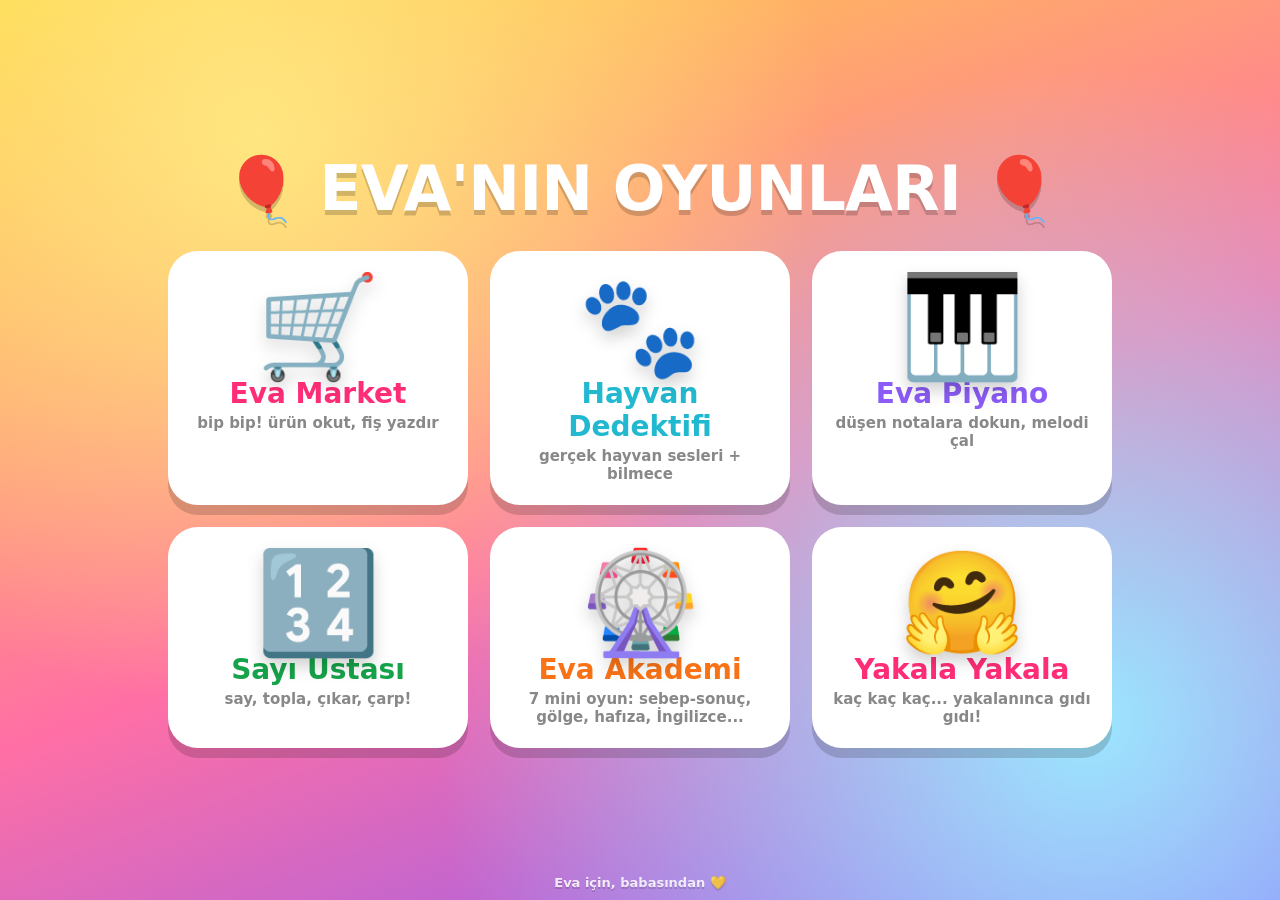
<file: index.html>
<!DOCTYPE html>
<html lang="tr">
<head>
<meta charset="UTF-8">
<meta name="viewport" content="width=device-width, initial-scale=1.0, maximum-scale=1.0, user-scalable=no">
<meta name="theme-color" content="#ff6fa5">
<link rel="manifest" href="manifest.webmanifest">
<link rel="apple-touch-icon" href="icons/icon-192.png">
<meta name="apple-mobile-web-app-capable" content="yes">
<meta name="apple-mobile-web-app-status-bar-style" content="black-translucent">
<title>Eva'nın Oyunları 🎈</title>
<link rel="stylesheet" href="assets/css/common.css">
<style>
  body {
    background:
      radial-gradient(circle at 20% 15%, #ffe680 0%, transparent 45%),
      radial-gradient(circle at 85% 80%, #9be7ff 0%, transparent 50%),
      linear-gradient(160deg, #ffd93d 0%, #ff6fa5 55%, #8b5cf6 100%);
    display: flex; flex-direction: column; align-items: center; justify-content: center; gap: 26px; padding: 20px;
  }
  h1 {
    font-size: clamp(34px, 9vw, 62px); font-weight: 900; color: #fff;
    text-shadow: 0 5px 0 rgba(0, 0, 0, 0.18); letter-spacing: -1px; text-align: center;
  }
  h1 .balloon { display: inline-block; animation: floaty 3s ease-in-out infinite; }
  @keyframes floaty { 0%,100% { transform: translateY(0); } 50% { transform: translateY(-10px); } }
  .games { display: flex; gap: 22px; flex-wrap: wrap; justify-content: center; }
  .card {
    width: min(300px, 82vw); background: #fff; border-radius: 30px; padding: 26px 20px 22px;
    text-align: center; text-decoration: none; box-shadow: 0 10px 0 rgba(0, 0, 0, 0.16);
    transition: transform 0.12s, box-shadow 0.12s;
  }
  .card:active { transform: translateY(6px); box-shadow: 0 2px 0 rgba(0, 0, 0, 0.16); }
  .card .emo { font-size: clamp(70px, 18vw, 100px); line-height: 1; display: block; filter: drop-shadow(0 8px 8px rgba(0, 0, 0, 0.18)); }
  .card .nm { font-size: clamp(22px, 5vw, 28px); font-weight: 900; margin-top: 10px; }
  .card .ds { font-size: 15px; font-weight: 700; color: #888; margin-top: 4px; }
  .card.market .nm { color: var(--pink); }
  .card.hayvan .nm { color: #22b8cf; }
  .card.muzik .nm { color: var(--purple); }
  .card.matematik .nm { color: var(--green); }
  .card.akademi .nm { color: #f97316; }
  .card.yakala .nm { color: var(--pink); }
  footer { position: fixed; bottom: 10px; color: rgba(255,255,255,0.85); font-weight: 800; font-size: 13px; text-shadow: 0 2px 0 rgba(0,0,0,0.15); }
</style>
</head>
<body>
  <h1><span class="balloon">🎈</span> EVA'NIN OYUNLARI <span class="balloon">🎈</span></h1>
  <div class="games">
    <a class="card market" href="market/index.html">
      <span class="emo">🛒</span>
      <span class="nm">Eva Market</span>
      <div class="ds">bip bip! ürün okut, fiş yazdır</div>
    </a>
    <a class="card hayvan" href="hayvan/index.html">
      <span class="emo">🐾</span>
      <span class="nm">Hayvan Dedektifi</span>
      <div class="ds">gerçek hayvan sesleri + bilmece</div>
    </a>
    <a class="card muzik" href="muzik/index.html">
      <span class="emo">🎹</span>
      <span class="nm">Eva Piyano</span>
      <div class="ds">düşen notalara dokun, melodi çal</div>
    </a>
    <a class="card matematik" href="matematik/index.html">
      <span class="emo">🔢</span>
      <span class="nm">Sayı Ustası</span>
      <div class="ds">say, topla, çıkar, çarp!</div>
    </a>
    <a class="card akademi" href="akademi/index.html">
      <span class="emo">🎡</span>
      <span class="nm">Eva Akademi</span>
      <div class="ds">7 mini oyun: sebep-sonuç, gölge, hafıza, İngilizce...</div>
    </a>
    <a class="card yakala" href="yakala/index.html">
      <span class="emo">🤗</span>
      <span class="nm">Yakala Yakala</span>
      <div class="ds">kaç kaç kaç... yakalanınca gıdı gıdı!</div>
    </a>
  </div>
  <footer>Eva için, babasından 💛</footer>
  <script>
    if ("serviceWorker" in navigator) {
      navigator.serviceWorker.register("sw.js").catch(function(){});
    }
  </script>
</body>
</html>
</file>
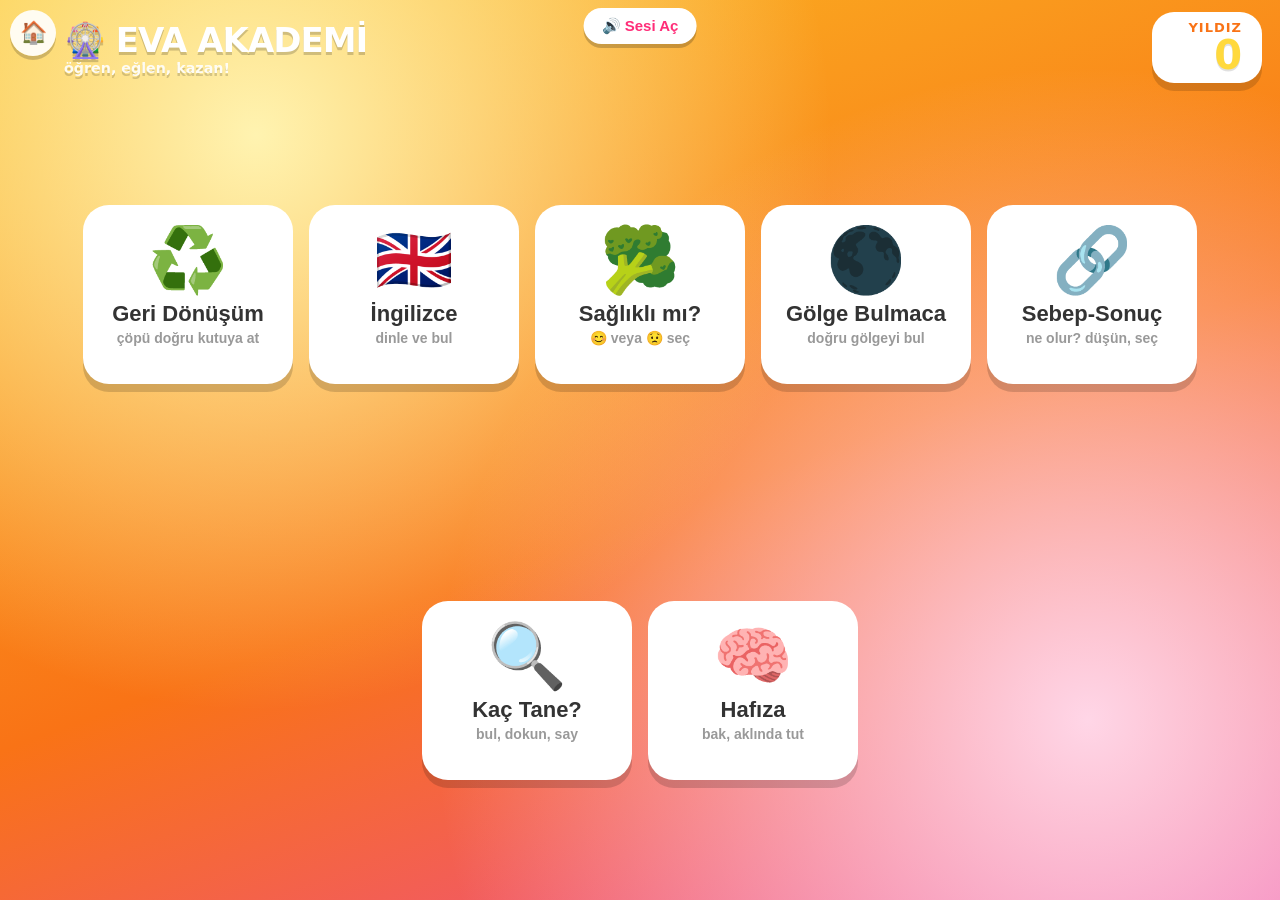
<file: akademi/index.html>
<!DOCTYPE html>
<html lang="tr">
<head>
<meta charset="UTF-8">
<meta name="viewport" content="width=device-width, initial-scale=1.0, maximum-scale=1.0, user-scalable=no">
<meta name="theme-color" content="#f97316">
<title>Eva Akademi 🎡</title>
<link rel="stylesheet" href="../assets/css/common.css">
<link rel="stylesheet" href="style.css">
</head>
<body>
  <header>
    <div class="logo">🎡 EVA AKADEMİ<small>öğren, eğlen, kazan!</small></div>
    <div class="star-box"><div class="lbl">Yıldız</div><div class="amt" id="stars">0</div></div>
  </header>

  <!-- oyun menüsü (ana + ingilizce alt menü buraya çizilir) -->
  <main id="menu" class="menu"></main>

  <!-- sürükle-bırak ekranı: geri dönüşüm + sağlıklı mı -->
  <main id="sort" class="sort" hidden>
    <div class="prog" id="sortProg"></div>
    <div class="stage" id="stage">
      <div class="drag-item" id="dragItem" hidden></div>
    </div>
    <div class="bins" id="bins"></div>
    <button class="candy back" id="sortBack">⬅️ Oyunlar</button>
  </main>

  <!-- ingilizce dinle-bul ekranı -->
  <main id="quiz" class="quiz" hidden>
    <div class="prog" id="quizProg"></div>
    <div class="qcard">
      <button class="candy speak" id="speakBtn">🔊</button>
      <div class="qtext" id="qText"></div>
    </div>
    <div class="opts" id="opts"></div>
    <button class="candy back" id="quizBack">⬅️ Oyunlar</button>
  </main>

  <!-- seçmeli ekran: gölge bulmaca + görsel hafıza -->
  <main id="pick" class="quiz" hidden>
    <div class="prog" id="pickProg"></div>
    <div class="memgrid" id="pickGrid" hidden></div>
    <div class="qcard"><div class="qtext" id="pickQ"></div></div>
    <div class="opts" id="pickOpts"></div>
    <button class="candy back" id="pickBack">⬅️ Oyunlar</button>
  </main>

  <!-- kaç tane? ekranı: bul, dokun, say -->
  <main id="count" class="count" hidden>
    <div class="prog" id="countProg"></div>
    <div class="cquest" id="countQ"></div>
    <div class="cfield" id="countField"></div>
    <div class="cnums" id="countNums"></div>
    <button class="candy back" id="countBack">⬅️ Oyunlar</button>
  </main>

  <script src="../assets/js/audio.js"></script>
  <script src="../assets/js/ui.js"></script>
  <script src="game.js"></script>
</body>
</html>
</file>
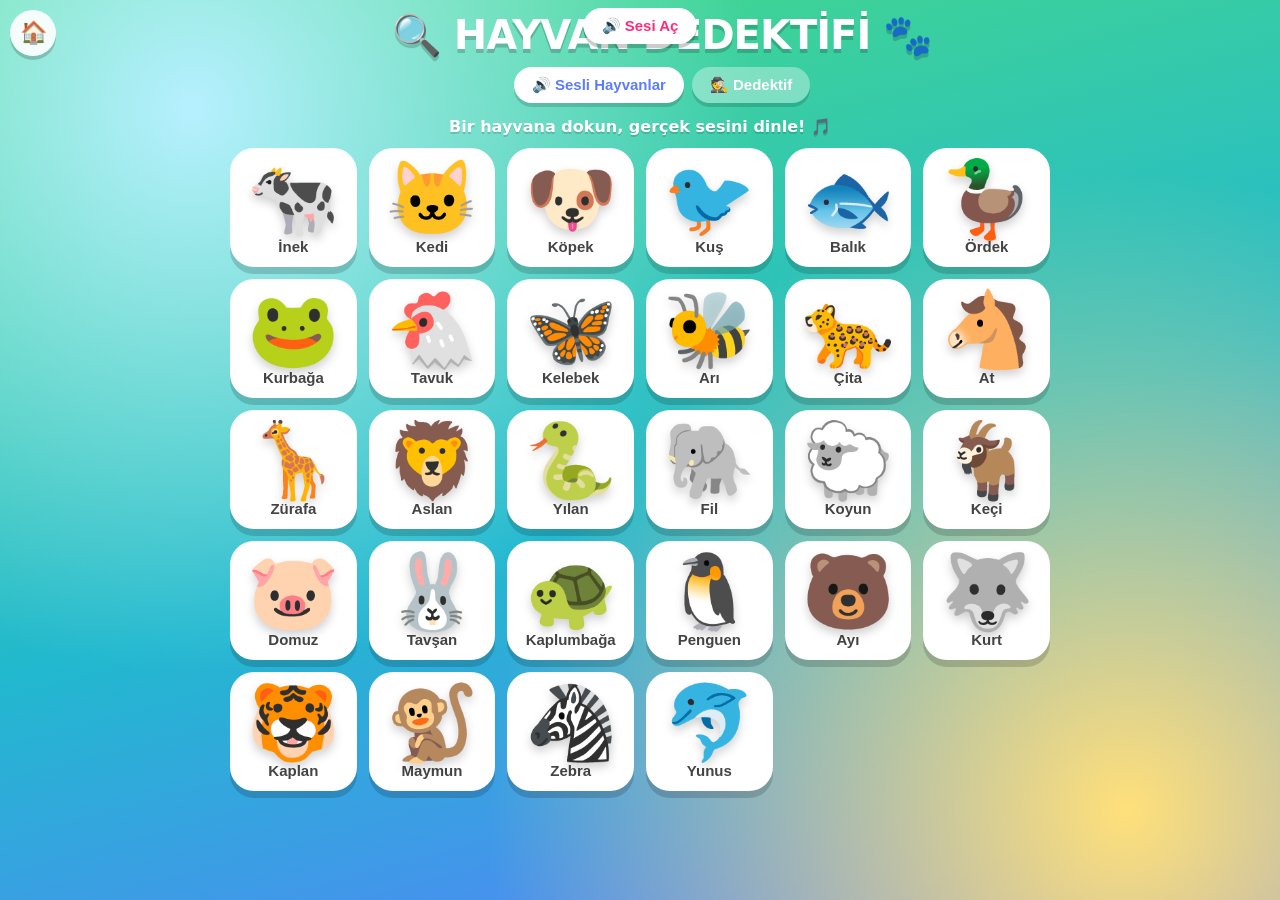
<file: hayvan/index.html>
<!DOCTYPE html>
<html lang="tr">
<head>
<meta charset="UTF-8">
<meta name="viewport" content="width=device-width, initial-scale=1.0, maximum-scale=1.0, user-scalable=no">
<meta name="theme-color" content="#22b8cf">
<title>Hayvan Dedektifi 🔍🐾</title>
<link rel="stylesheet" href="../assets/css/common.css">
<link rel="stylesheet" href="style.css">
</head>
<body>
  <header>
    <div class="title"><span class="mag">🔍</span> HAYVAN DEDEKTİFİ <span class="mag">🐾</span></div>
    <div class="tabs">
      <button class="tab active" id="tabFree">🔊 Sesli Hayvanlar</button>
      <button class="tab" id="tabQuiz">🕵️ Dedektif</button>
    </div>
  </header>

  <div class="freehint" id="freehint">Bir hayvana dokun, gerçek sesini dinle! 🎵</div>

  <div class="question" id="questionBox">
    <span class="q" id="qText"></span>
    <button class="candy nextBtn" id="nextBtn">Sıradaki ➡️</button>
  </div>
  <div class="stars" id="stars"></div>

  <main><div class="grid" id="grid"></div></main>

  <script src="../assets/js/audio.js"></script>
  <script src="../assets/js/ui.js"></script>
  <script src="game.js"></script>
</body>
</html>
</file>
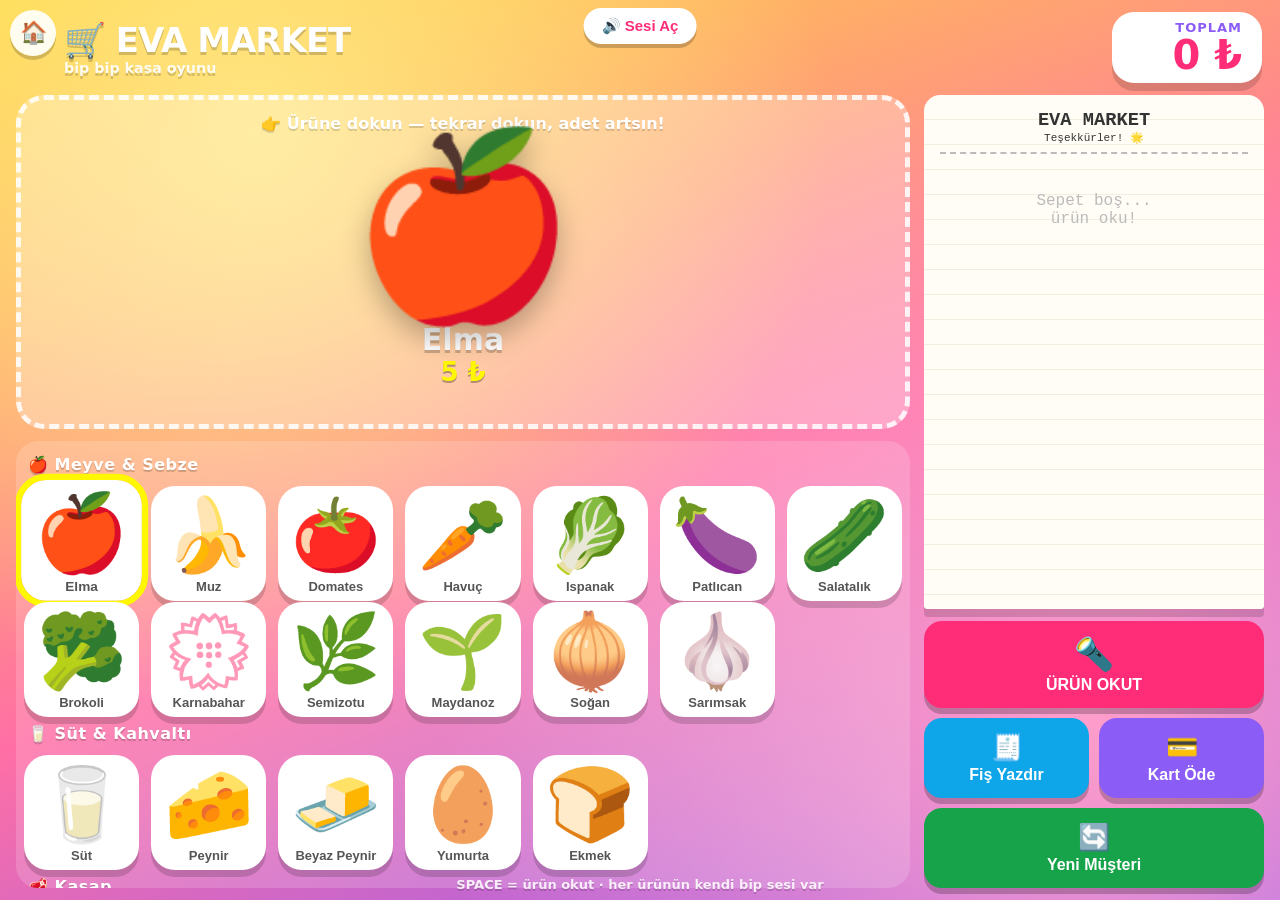
<file: market/index.html>
<!DOCTYPE html>
<html lang="tr">
<head>
<meta charset="UTF-8">
<meta name="viewport" content="width=device-width, initial-scale=1.0, maximum-scale=1.0, user-scalable=no">
<meta name="theme-color" content="#ff6fa5">
<title>Eva Market 🛒</title>
<link rel="stylesheet" href="../assets/css/common.css">
<link rel="stylesheet" href="style.css">
</head>
<body>
  <header>
    <div class="logo">🛒 EVA MARKET<small>bip bip kasa oyunu</small></div>
    <div class="total-box"><div class="lbl">Toplam</div><div class="amt" id="total">0 ₺</div></div>
  </header>

  <main>
    <div class="left">
      <div class="scanner" id="scanner">
        <div class="hint">👉 Ürüne dokun — tekrar dokun, adet artsın!</div>
        <div class="beam" id="beam"></div>
        <div id="product">🍎</div>
        <div id="productName">Elma</div>
        <div id="productPrice">5 ₺</div>
        <div id="productQty"></div>
      </div>
      <div class="shelf" id="shelf"></div>
    </div>

    <div class="right">
      <div class="receipt-wrap">
        <div class="receipt" id="receipt">
          <h3>EVA MARKET<span>Teşekkürler! 🌟</span></h3>
          <div id="lines"><div class="empty">Sepet boş...<br>ürün oku!</div></div>
          <div class="stamp" id="stamp">ÖDENDİ ✓</div>
        </div>
      </div>
      <div class="btns">
        <button class="candy scan" id="scanBtn"><span class="ic">🔦</span>ÜRÜN OKUT</button>
        <button class="candy print" id="printBtn"><span class="ic">🧾</span>Fiş Yazdır</button>
        <button class="candy card" id="cardBtn"><span class="ic">💳</span>Kart Öde</button>
        <button class="candy reset" id="resetBtn"><span class="ic">🔄</span>Yeni Müşteri</button>
      </div>
    </div>
  </main>

  <div class="spaceHint">SPACE = ürün okut · her ürünün kendi bip sesi var</div>

  <div class="card-anim" id="cardAnim">
    <div class="pos">
      <div class="slot"></div>
      <div class="ccard" id="ccard"></div>
      <div class="ok-msg" id="okMsg">ONAYLANDI ✅</div>
    </div>
  </div>

  <script src="../assets/js/audio.js"></script>
  <script src="../assets/js/ui.js"></script>
  <script src="game.js"></script>
</body>
</html>
</file>
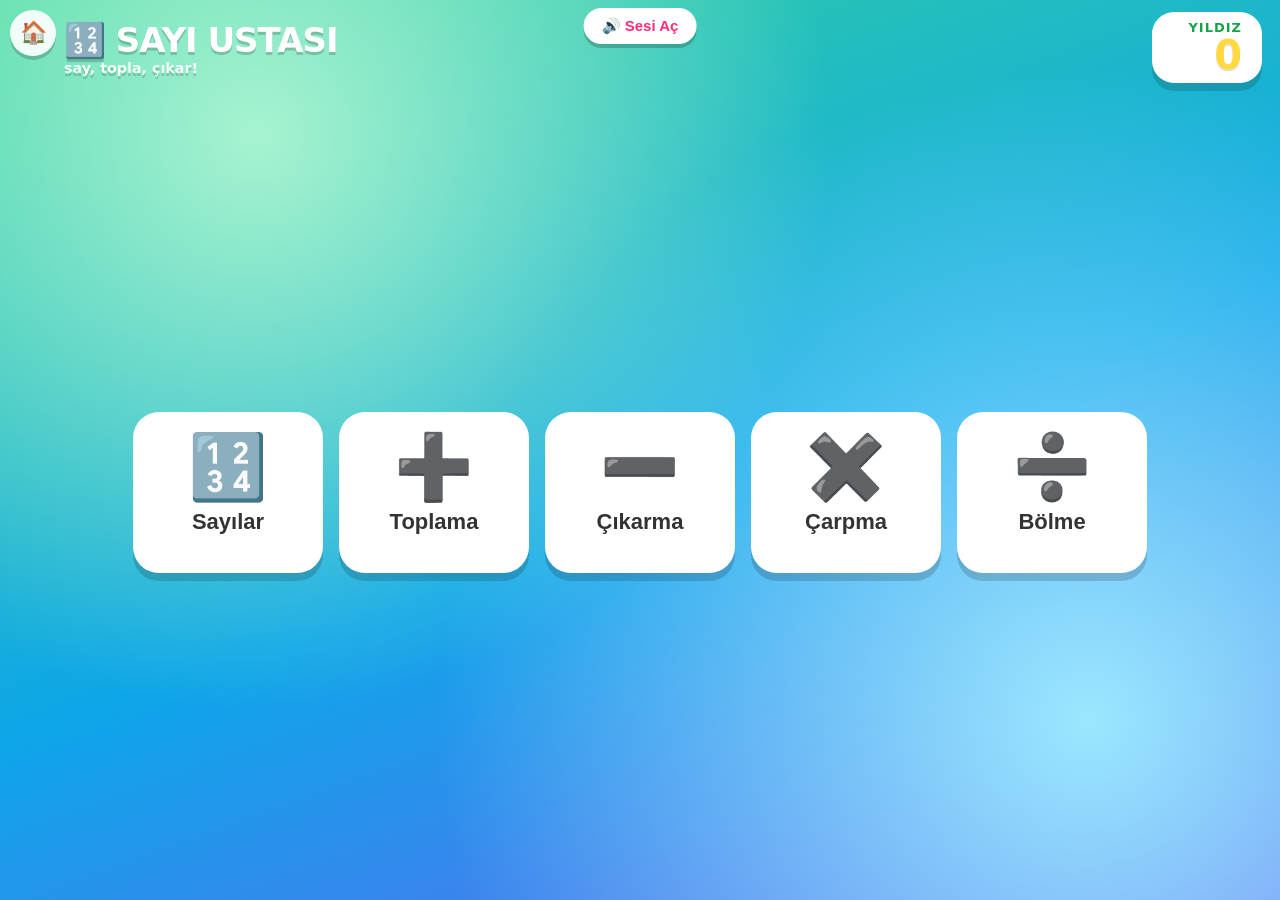
<file: matematik/index.html>
<!DOCTYPE html>
<html lang="tr">
<head>
<meta charset="UTF-8">
<meta name="viewport" content="width=device-width, initial-scale=1.0, maximum-scale=1.0, user-scalable=no">
<meta name="theme-color" content="#16a34a">
<title>Sayı Ustası 🔢</title>
<link rel="stylesheet" href="../assets/css/common.css">
<link rel="stylesheet" href="style.css">
</head>
<body>
  <header>
    <div class="logo">🔢 SAYI USTASI<small>say, topla, çıkar!</small></div>
    <div class="star-box"><div class="lbl">Yıldız</div><div class="amt" id="stars">0</div></div>
  </header>

  <!-- seviye menüsü -->
  <main id="menu" class="menu"></main>

  <!-- oyun ekranı -->
  <main id="game" class="game" hidden>
    <div class="prog" id="prog">Soru 1/10</div>
    <div class="qbox" id="qbox"></div>
    <div class="answers" id="answers"></div>
    <button class="candy back" id="backBtn">⬅️ Seviyeler</button>
  </main>

  <script src="../assets/js/audio.js"></script>
  <script src="../assets/js/ui.js"></script>
  <script src="game.js"></script>
</body>
</html>
</file>
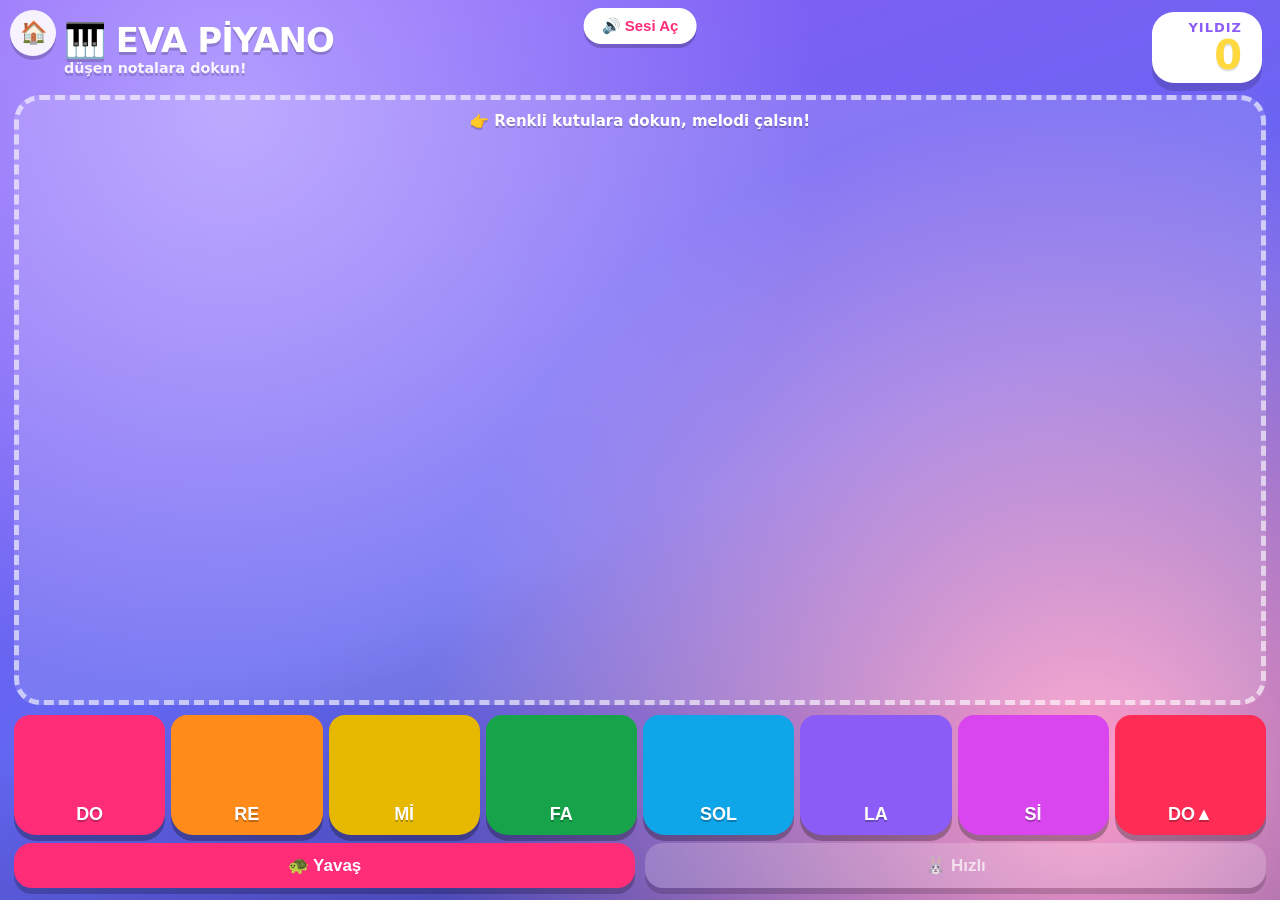
<file: muzik/index.html>
<!DOCTYPE html>
<html lang="tr">
<head>
<meta charset="UTF-8">
<meta name="viewport" content="width=device-width, initial-scale=1.0, maximum-scale=1.0, user-scalable=no">
<meta name="theme-color" content="#8b5cf6">
<title>Eva Piyano 🎹</title>
<link rel="stylesheet" href="../assets/css/common.css">
<link rel="stylesheet" href="style.css">
</head>
<body>
  <header>
    <div class="logo">🎹 EVA PİYANO<small>düşen notalara dokun!</small></div>
    <div class="star-box"><div class="lbl">Yıldız</div><div class="amt" id="stars">0</div></div>
  </header>

  <main>
    <div class="fall" id="fall">
      <div class="hint">👉 Renkli kutulara dokun, melodi çalsın!</div>
    </div>
    <div class="piano" id="piano"></div>
  </main>

  <div class="btns">
    <button class="candy speed cur" id="slowBtn">🐢 Yavaş</button>
    <button class="candy speed" id="fastBtn">🐰 Hızlı</button>
  </div>

  <script src="../assets/js/audio.js"></script>
  <script src="../assets/js/ui.js"></script>
  <script src="game.js"></script>
</body>
</html>
</file>
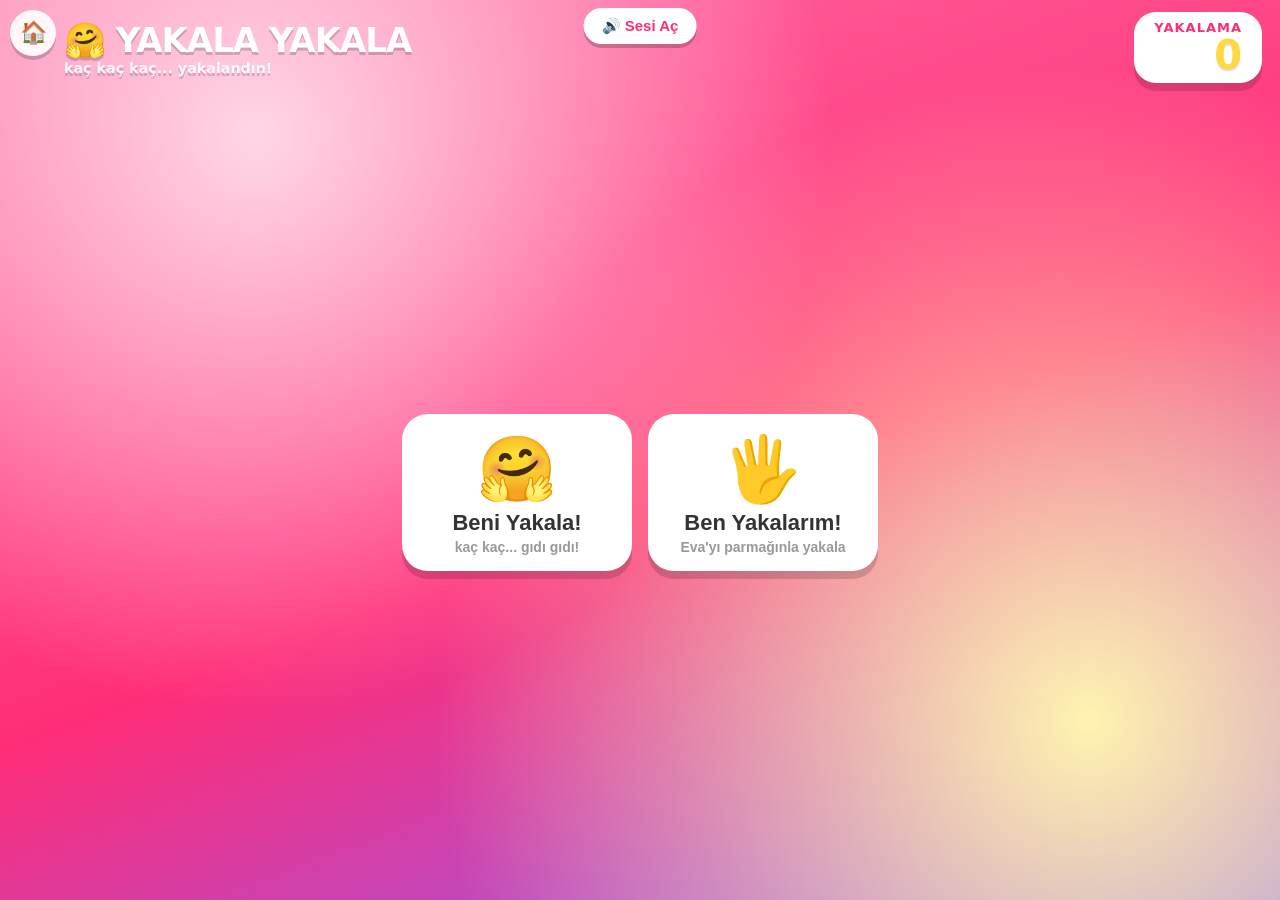
<file: yakala/index.html>
<!DOCTYPE html>
<html lang="tr">
<head>
<meta charset="UTF-8">
<meta name="viewport" content="width=device-width, initial-scale=1.0, maximum-scale=1.0, user-scalable=no">
<meta name="theme-color" content="#ff2d78">
<title>Yakala Yakala! 🤗</title>
<link rel="stylesheet" href="../assets/css/common.css">
<link rel="stylesheet" href="style.css">
</head>
<body>
  <header>
    <div class="logo">🤗 YAKALA YAKALA<small>kaç kaç kaç... yakalandın!</small></div>
    <div class="star-box"><div class="lbl">Yakalama</div><div class="amt" id="stars">0</div></div>
  </header>

  <!-- mod menüsü + yakalayıcı seçimi (JS çizer) -->
  <main id="menu" class="menu"></main>

  <!-- oyun alanı -->
  <main id="play" class="play" hidden>
    <div class="prog" id="playProg"></div>
    <div class="arena" id="arena">
      <span class="deco" style="left:2%;  top:4%;">🌳</span>
      <span class="deco" style="right:2%; top:6%;">🌳</span>
      <span class="deco" style="left:4%;  bottom:5%;">🌷</span>
      <span class="deco" style="right:5%; bottom:4%;">🌼</span>
      <span class="deco" style="left:45%; top:2%;">🦋</span>
      <span class="deco" style="left:30%; bottom:2%;">🍄</span>
      <div class="chr" id="evaChr"><span class="b">👧</span></div>
      <div class="chr" id="chaserChr" hidden><span class="b">🐶</span></div>
      <div class="catchfx" id="catchFx" hidden>
        <div class="hug">🤗</div>
        <div class="txt" id="catchTxt">YAKALADIM!</div>
      </div>
    </div>
    <button class="candy back" id="backBtn">⬅️ Oyunlar</button>
  </main>

  <script src="../assets/js/audio.js"></script>
  <script src="../assets/js/ui.js"></script>
  <script src="game.js"></script>
</body>
</html>
</file>
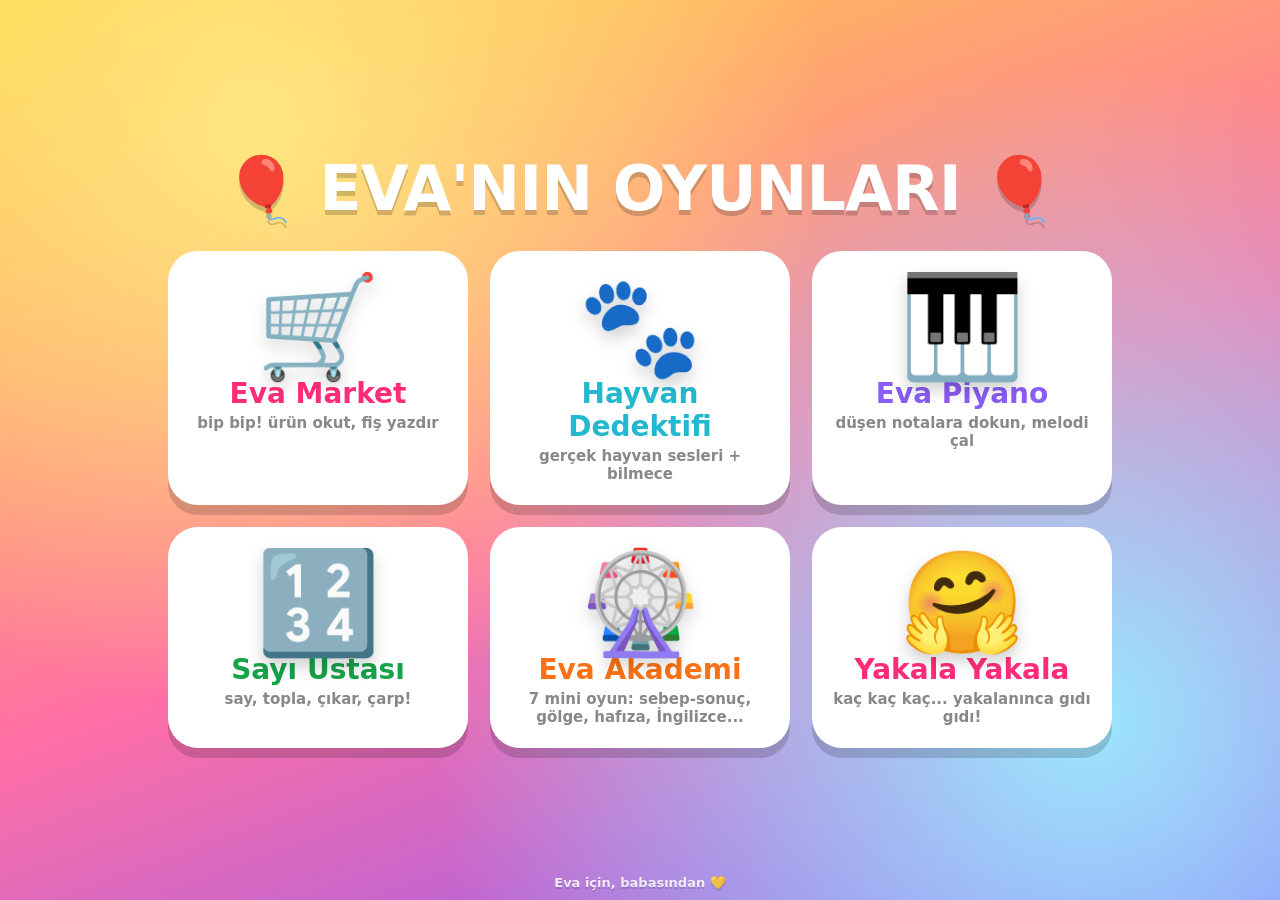
<file: temizle.html>
<!DOCTYPE html>
<html lang="tr">
<head>
<meta charset="UTF-8">
<meta name="viewport" content="width=device-width, initial-scale=1.0">
<title>Temizlik 🧹</title>
</head>
<body style="font-family:sans-serif;text-align:center;padding-top:80px;font-size:24px;font-weight:bold">
🧹 Önbellek temizleniyor...
<script>
(async function () {
  try {
    var keys = await caches.keys();
    await Promise.all(keys.map(function (k) { return caches.delete(k); }));
    if (navigator.serviceWorker) {
      var regs = await navigator.serviceWorker.getRegistrations();
      await Promise.all(regs.map(function (r) { return r.unregister(); }));
    }
    document.body.innerHTML = "✅ Temizlendi! Oyunlara gidiliyor...";
  } catch (e) {
    document.body.innerHTML = "⚠️ Hata: " + e;
  }
  setTimeout(function () { location.replace("./index.html"); }, 900);
})();
</script>
</body>
</html>
</file>
<file: assets/css/common.css>
/* Eva Oyunlar — ortak stil */
:root {
  --pink: #ff2d78;
  --purple: #8b5cf6;
  --blue: #0ea5e9;
  --green: #16a34a;
  --yellow: #ffd93d;
  --shadow: rgba(0, 0, 0, 0.16);
  --radius: 24px;
}

* { margin: 0; padding: 0; box-sizing: border-box; -webkit-tap-highlight-color: transparent; user-select: none; }
/* hidden attribute'u display kuralları ezmesin (ör. .menu/.game geçişi) */
[hidden] { display: none !important; }
html, body { height: 100%; overflow: hidden; font-family: -apple-system, "Segoe UI", system-ui, sans-serif; }
body { touch-action: manipulation; }

/* şeker buton */
.candy {
  border: none; border-radius: 18px; font-weight: 900; color: #fff; cursor: pointer;
  box-shadow: 0 6px 0 rgba(0, 0, 0, 0.22); transition: transform 0.1s, box-shadow 0.1s;
}
.candy:active { transform: translateY(5px); box-shadow: 0 1px 0 rgba(0, 0, 0, 0.22); }

/* büyük emoji geri bildirimi */
.feedback { position: fixed; inset: 0; display: none; align-items: center; justify-content: center; pointer-events: none; z-index: 40; }
.feedback.on { display: flex; }
.feedback .big { font-size: clamp(70px, 20vw, 150px); animation: fbpop 0.8s forwards; }
@keyframes fbpop {
  0% { transform: scale(0.2); opacity: 0; }
  40% { transform: scale(1.25); opacity: 1; }
  70% { transform: scale(1); }
  100% { transform: scale(1); opacity: 0; }
}

/* konfeti */
.conf { position: fixed; font-size: 28px; pointer-events: none; z-index: 60; animation: fall linear forwards; }
@keyframes fall { to { transform: translateY(110vh) rotate(600deg); opacity: 0; } }

/* geri (ana menü) butonu */
.home-btn {
  position: fixed; top: 10px; left: 10px; z-index: 30;
  width: 46px; height: 46px; border-radius: 50%; border: none; cursor: pointer;
  background: rgba(255, 255, 255, 0.9); font-size: 22px;
  box-shadow: 0 4px 0 rgba(0, 0, 0, 0.18); display: flex; align-items: center; justify-content: center;
}
.home-btn:active { transform: translateY(3px); box-shadow: 0 1px 0 rgba(0, 0, 0, 0.18); }

/* ses açma butonu (mobil/tablet — ilk dokunuşta kaybolur) */
.sound-unlock {
  position: fixed; top: 8px; left: 50%; transform: translateX(-50%);
  z-index: 80; border: none; border-radius: 999px; cursor: pointer;
  background: #fff; color: var(--pink); font-weight: 900; font-size: 15px;
  padding: 9px 18px; box-shadow: 0 4px 0 rgba(0, 0, 0, 0.2);
  animation: sndPulse 1.15s ease-in-out infinite;
}
@keyframes sndPulse { 0%, 100% { transform: translateX(-50%) scale(1); } 50% { transform: translateX(-50%) scale(1.09); } }
.sound-unlock.hide { opacity: 0; pointer-events: none; transition: opacity 0.3s; animation: none; }
</file>
<file: akademi/style.css>
/* Eva Akademi */
body {
  background:
    radial-gradient(circle at 20% 15%, #fff3b0 0%, transparent 45%),
    radial-gradient(circle at 85% 80%, #ffd6e7 0%, transparent 50%),
    linear-gradient(160deg, #fbbf24 0%, #f97316 55%, #ec4899 100%);
  display: flex; flex-direction: column;
}

header { padding: 12px 18px 12px 64px; display: flex; align-items: center; justify-content: space-between; gap: 12px; }
.logo { font-size: clamp(22px, 5vw, 34px); font-weight: 900; color: #fff; text-shadow: 0 3px 0 rgba(0,0,0,0.18); letter-spacing: -1px; }
.logo small { display: block; font-size: 0.42em; font-weight: 800; opacity: 0.9; letter-spacing: 0; }
.star-box { background: #fff; border-radius: 22px; padding: 8px 20px; box-shadow: 0 8px 0 rgba(0,0,0,0.15); text-align: right; min-width: 110px; }
.star-box .lbl { font-size: 13px; font-weight: 800; color: #f97316; text-transform: uppercase; letter-spacing: 1px; }
.star-box .amt { font-size: clamp(26px, 7vw, 40px); font-weight: 900; color: var(--yellow); line-height: 1; text-shadow: 0 2px 0 rgba(0,0,0,0.12); }

/* oyun menüsü */
.menu {
  flex: 1; display: flex; flex-wrap: wrap; gap: 16px; align-items: center; justify-content: center;
  padding: 10px 16px 20px; overflow-y: auto;
}
.lvl {
  width: min(210px, 44vw); border: none; border-radius: 26px; background: #fff; cursor: pointer;
  padding: 20px 12px 16px; text-align: center; box-shadow: 0 8px 0 rgba(0,0,0,0.16);
  transition: transform 0.1s, box-shadow 0.1s;
}
.lvl:active { transform: translateY(5px); box-shadow: 0 2px 0 rgba(0,0,0,0.16); }
.lvl .emo { font-size: clamp(46px, 10vw, 64px); display: block; line-height: 1.1; }
.lvl .nm { font-size: clamp(17px, 4vw, 22px); font-weight: 900; color: #333; margin-top: 6px; }
.lvl .ds { font-size: clamp(12px, 3vw, 14px); font-weight: 800; color: #999; margin-top: 3px; }
.lvl .done { font-size: 15px; margin-top: 4px; min-height: 18px; }

.prog { text-align: center; font-weight: 900; color: #fff; font-size: 17px; text-shadow: 0 2px 0 rgba(0,0,0,0.18); }
.back { background: rgba(255,255,255,0.28); padding: 10px; font-size: 15px; }

/* ---------- sürükle-bırak (geri dönüşüm + sağlıklı mı) ---------- */
.sort { flex: 1; display: flex; flex-direction: column; gap: 10px; padding: 0 14px 12px; min-height: 0; }
.stage { flex: 1; position: relative; display: flex; align-items: center; justify-content: center; min-height: 0; }
.drag-item {
  touch-action: none; cursor: grab; background: #fff; border-radius: 26px; padding: 16px 24px;
  box-shadow: 0 10px 0 rgba(0,0,0,0.16); text-align: center; z-index: 5; position: relative;
  display: flex; flex-direction: column; align-items: center; gap: 4px;
}
.drag-item .iemo { font-size: clamp(60px, 15vw, 104px); line-height: 1.1; pointer-events: none; }
.drag-item .inm { font-size: clamp(15px, 3.5vw, 20px); font-weight: 900; color: #333; pointer-events: none; }
.drag-item .ien { font-size: clamp(14px, 3.2vw, 18px); font-weight: 900; color: var(--purple); pointer-events: none; }
.drag-item.drag { cursor: grabbing; box-shadow: 0 18px 26px rgba(0,0,0,0.3); }
.drag-item.gone { opacity: 0; transition: opacity 0.25s; }
.drag-item.pop-in { animation: itemIn 0.35s; }
@keyframes itemIn { 0% { scale: 0.2; } 70% { scale: 1.15; } 100% { scale: 1; } }

.bins { display: flex; gap: 10px; justify-content: center; }
.bin {
  flex: 1; max-width: 150px; border: none; cursor: pointer; border-radius: 16px 16px 22px 22px;
  background: var(--c); color: #fff; padding: 10px 4px 12px;
  box-shadow: 0 7px 0 rgba(0,0,0,0.22); display: flex; flex-direction: column; align-items: center; gap: 2px;
  transition: transform 0.1s, outline 0.1s; outline: 0 solid #fff;
}
.bins.n2 .bin { max-width: 220px; }
.bin .bemo { font-size: clamp(30px, 8vw, 50px); line-height: 1.1; pointer-events: none; }
.bin .bnm { font-size: clamp(11px, 2.6vw, 16px); font-weight: 900; letter-spacing: 0.5px; pointer-events: none; }
.bin.hot { transform: scale(1.1); outline: 4px solid #fff; }
.bin.yum { animation: yum 0.45s; }
.bin.shake { animation: shake 0.4s; }
.bin:active { transform: translateY(4px); box-shadow: 0 2px 0 rgba(0,0,0,0.22); }
@keyframes yum { 0% { transform: scale(1); } 40% { transform: scale(1.22); } 100% { transform: scale(1); } }

/* ---------- ingilizce dinle-bul ---------- */
.quiz { flex: 1; display: flex; flex-direction: column; gap: 12px; padding: 0 16px 14px; min-height: 0; }
.qcard {
  background: rgba(255,255,255,0.92); border-radius: 26px; box-shadow: 0 8px 0 rgba(0,0,0,0.15);
  display: flex; align-items: center; justify-content: center; gap: 14px; padding: 14px 16px;
}
.speak { background: var(--blue); font-size: 26px; width: 60px; height: 60px; border-radius: 50%; flex: none; }
.qtext { font-size: clamp(19px, 4.6vw, 30px); font-weight: 900; color: #333; }
.qtext b { color: var(--pink); font-size: 1.25em; letter-spacing: 1px; }
.opts { flex: 1; display: flex; gap: 12px; align-items: stretch; min-height: 0; }
.opt {
  flex: 1; border: none; cursor: pointer; background: #fff; border-radius: 26px;
  box-shadow: 0 8px 0 rgba(0,0,0,0.16);
  display: flex; flex-direction: column; align-items: center; justify-content: center; gap: 6px; padding: 10px;
  transition: transform 0.1s, box-shadow 0.1s;
}
.opt:active { transform: translateY(5px); box-shadow: 0 2px 0 rgba(0,0,0,0.16); }
.opt .oemo { font-size: clamp(50px, 13vw, 96px); line-height: 1.15; pointer-events: none; }
.opt .oen { font-size: clamp(15px, 4vw, 24px); font-weight: 900; color: #333; pointer-events: none; }
.opt .oen.ocause { font-size: clamp(13px, 3.2vw, 19px); line-height: 1.2; }
.opt.win { animation: yum 0.5s; background: #dcfce7; }
.opt.shake { animation: shake 0.4s; }

@keyframes shake {
  0%, 100% { transform: translateX(0); }
  25% { transform: translateX(-8px); }
  75% { transform: translateX(8px); }
}

/* ---------- gölge bulmaca ---------- */
.oemo.shadow { filter: brightness(0) opacity(0.82); }
.qtext .qemo { font-size: 2.2em; display: block; line-height: 1.15; }
.qtext .qemo-sm { font-size: 1.5em; vertical-align: middle; }
.opts:empty { display: none; }

/* ---------- görsel hafıza ızgarası ---------- */
.memgrid {
  flex: 1; min-height: 0;
  display: grid; grid-template-columns: repeat(3, minmax(0, 1fr)); grid-template-rows: repeat(3, minmax(0, 1fr));
  gap: 8px;
}
.mcell {
  background: rgba(255,255,255,0.92); border-radius: 16px; box-shadow: 0 5px 0 rgba(0,0,0,0.13);
  display: flex; align-items: center; justify-content: center;
  font-size: clamp(28px, 7vw, 54px); line-height: 1;
}

/* ---------- kaç tane? ---------- */
.count { flex: 1; display: flex; flex-direction: column; gap: 10px; padding: 0 14px 12px; min-height: 0; }
.cquest {
  background: rgba(255,255,255,0.92); border-radius: 22px; box-shadow: 0 6px 0 rgba(0,0,0,0.14);
  padding: 10px 14px; text-align: center; font-weight: 900;
  font-size: clamp(17px, 4.2vw, 26px); color: #333;
}
.cquest .qemo-sm { font-size: 1.5em; vertical-align: middle; }
.cfield { flex: 1; position: relative; min-height: 0; background: rgba(255,255,255,0.35); border-radius: 22px; }
.citem {
  position: absolute; transform: translate(-50%, -50%);
  border: none; background: transparent; cursor: pointer; padding: 4px;
  font-size: clamp(34px, 8vw, 56px); line-height: 1;
}
.citem .ce { display: inline-block; }
.citem.shake .ce { animation: shake 0.4s; }
.citem.found { pointer-events: none; }
.citem.found .ce { transform: scale(1.18); animation: yum 0.4s; }
.citem.found::after {
  content: "✔"; position: absolute; top: -4px; right: -4px;
  background: #16a34a; color: #fff; font-size: 0.38em; font-weight: 900;
  border-radius: 50%; width: 1.7em; height: 1.7em;
  display: flex; align-items: center; justify-content: center;
  box-shadow: 0 2px 0 rgba(0,0,0,0.2);
}
.cnums { display: flex; gap: 12px; }
.cnums:empty { display: none; }
.cnum { flex: 1; padding: 14px 6px; font-size: clamp(24px, 6vw, 38px); border-radius: 20px; background: var(--pink); }
.cnum:nth-child(2) { background: var(--blue); }
.cnum:nth-child(3) { background: var(--purple); }
.cnum.shake { animation: shake 0.4s; }

@media (max-width: 640px) {
  .menu { align-content: flex-start; }
  .drag-item { padding: 12px 18px; }
}
</file>
<file: hayvan/style.css>
/* Hayvan Dedektifi */
body {
  background:
    radial-gradient(circle at 15% 12%, #b6f0ff 0%, transparent 42%),
    radial-gradient(circle at 88% 90%, #ffe07a 0%, transparent 46%),
    linear-gradient(165deg, #4ade80 0%, #22b8cf 55%, #5b7cff 100%);
  display: flex; flex-direction: column;
}

header { padding: 12px 16px 6px 60px; text-align: center; }
.title { font-size: clamp(24px, 6vw, 40px); font-weight: 900; color: #fff; text-shadow: 0 4px 0 rgba(0,0,0,0.18); letter-spacing: -1px; }
.title .mag { display: inline-block; animation: wiggle 2s ease-in-out infinite; }
@keyframes wiggle { 0%, 100% { transform: rotate(-8deg); } 50% { transform: rotate(8deg); } }

.tabs { display: flex; gap: 8px; justify-content: center; margin-top: 8px; }
.tab {
  border: none; background: rgba(255,255,255,0.35); color: #fff; font-weight: 900; font-size: 15px;
  padding: 9px 18px; border-radius: 999px; cursor: pointer; box-shadow: 0 4px 0 rgba(0,0,0,0.15); transition: transform 0.1s;
}
.tab.active { background: #fff; color: #5b7cff; }
.tab:active { transform: translateY(3px); box-shadow: 0 1px 0 rgba(0,0,0,0.15); }

.question {
  margin: 12px 16px 4px; background: #fff; border-radius: 22px; padding: 12px 16px; text-align: center;
  box-shadow: 0 8px 0 rgba(0,0,0,0.15); display: none; align-items: center; justify-content: center; gap: 12px; flex-wrap: wrap;
}
.question.show { display: flex; }
.question .q { font-size: clamp(20px, 5vw, 30px); font-weight: 900; color: #5b3ea8; }
.nextBtn { background: #ff8fab; font-size: 15px; padding: 9px 16px; border-radius: 999px; }

.stars { margin: 6px 16px 0; text-align: center; font-size: 22px; min-height: 26px; display: none; }
.stars.show { display: block; }
.freehint { display: none; text-align: center; color: #fff; font-weight: 800; margin: 8px 16px 0; text-shadow: 0 2px 0 rgba(0,0,0,0.15); }
.freehint.show { display: block; }

main { flex: 1; overflow-y: auto; padding: 12px 14px 20px; min-height: 0; }
.grid { display: grid; grid-template-columns: repeat(auto-fill, minmax(110px, 1fr)); gap: 12px; max-width: 820px; margin: 0 auto; }
.animal {
  background: #fff; border: none; border-radius: 24px; padding: 14px 6px 12px; cursor: pointer;
  box-shadow: 0 7px 0 var(--shadow); display: flex; flex-direction: column; align-items: center; gap: 2px;
  transition: transform 0.12s, box-shadow 0.12s;
}
.animal:active { transform: translateY(5px) scale(0.95); box-shadow: 0 2px 0 var(--shadow); }
.animal .emo { font-size: clamp(52px, 13vw, 74px); line-height: 1; filter: drop-shadow(0 5px 5px rgba(0,0,0,0.18)); }
.animal .nm { font-size: 15px; font-weight: 900; color: #444; }
.animal.speak .emo { animation: jump 0.5s ease; }
@keyframes jump { 0%, 100% { transform: translateY(0) scale(1); } 30% { transform: translateY(-16px) scale(1.18); } 60% { transform: translateY(0) scale(0.95); } }
.animal.wrong { animation: shake 0.4s; }
@keyframes shake { 0%, 100% { transform: translateX(0); } 25% { transform: translateX(-9px); } 75% { transform: translateX(9px); } }

/* ---- Doğru cevap: çok belirgin gösterim ---- */
/* cevap verilince diğer (yanlış) hayvanlar geri çekilir → doğru olan öne çıkar */
.grid.answered .animal { transition: opacity 0.3s, filter 0.3s, transform 0.3s; }
.grid.answered .animal:not(.right) { opacity: 0.25; filter: grayscale(0.85); transform: scale(0.9); }

/* doğru hayvan(lar) — parlak yeşil çerçeve ve hâle */
.animal.right {
  animation: correct 0.6s;
  outline: 6px solid #22c55e; background: #eafff1;
  box-shadow: 0 0 0 4px #bbf7d0, 0 7px 0 #16a34a, 0 0 30px 5px rgba(34,197,94,0.55);
}
.animal.right .nm { color: #16a34a; }
@keyframes correct { 0%, 100% { transform: scale(1); } 25% { transform: scale(1.2) rotate(-6deg); } 50% { transform: scale(1.1) rotate(6deg); } }

/* çocuğun dokunduğu doğru hayvan — sahnenin yıldızı */
.animal.picked {
  position: relative; z-index: 5;
  outline: 7px solid #16a34a;
  box-shadow: 0 0 0 6px #86efac, 0 10px 0 #15803d, 0 0 46px 12px rgba(34,197,94,0.8);
  animation: pickPop 0.6s ease, pickPulse 0.9s ease-in-out 0.6s 2;
}
.animal.picked::after {
  content: "✓"; position: absolute; top: -14px; right: -12px;
  width: 48px; height: 48px; border-radius: 50%;
  background: #22c55e; color: #fff; font-size: 30px; font-weight: 900;
  display: flex; align-items: center; justify-content: center;
  box-shadow: 0 4px 10px rgba(0,0,0,0.3); animation: badgePop 0.5s ease 0.15s both;
}
@keyframes pickPop {
  0% { transform: scale(1); } 45% { transform: scale(1.34) rotate(-4deg); }
  70% { transform: scale(1.18) rotate(3deg); } 100% { transform: scale(1.22); }
}
@keyframes pickPulse {
  0%, 100% { box-shadow: 0 0 0 6px #86efac, 0 10px 0 #15803d, 0 0 40px 10px rgba(34,197,94,0.6); }
  50% { box-shadow: 0 0 0 11px #86efac, 0 10px 0 #15803d, 0 0 64px 22px rgba(34,197,94,0.95); }
}
@keyframes badgePop { 0% { transform: scale(0); } 60% { transform: scale(1.4); } 100% { transform: scale(1); } }

/* ekranı kaplayan büyük DOĞRU! afişi */
.correct-banner {
  position: fixed; left: 50%; top: 40%; z-index: 55; pointer-events: none; opacity: 0;
  display: flex; flex-direction: column; align-items: center; gap: 4px;
  transform: translate(-50%, -50%) scale(0.3);
}
.correct-banner.show { animation: bannerPop 2s ease forwards; }
.correct-banner .cb-check { font-size: clamp(80px, 22vw, 150px); filter: drop-shadow(0 6px 10px rgba(0,0,0,0.3)); }
.correct-banner .cb-text {
  font-size: clamp(36px, 11vw, 72px); font-weight: 900; color: #fff; letter-spacing: 1px;
  background: linear-gradient(180deg, #34d399, #16a34a); padding: 4px 30px; border-radius: 999px;
  box-shadow: 0 8px 0 rgba(0,0,0,0.2), 0 0 30px rgba(34,197,94,0.7);
  -webkit-text-stroke: 1px rgba(0,0,0,0.12);
}
@keyframes bannerPop {
  0% { opacity: 0; transform: translate(-50%, -50%) scale(0.3); }
  15% { opacity: 1; transform: translate(-50%, -50%) scale(1.12); }
  25% { transform: translate(-50%, -50%) scale(1); }
  82% { opacity: 1; transform: translate(-50%, -50%) scale(1); }
  100% { opacity: 0; transform: translate(-50%, -50%) scale(1.06); }
}
</file>
<file: market/style.css>
/* Eva Market */
body {
  background:
    radial-gradient(circle at 20% 15%, #ffe680 0%, transparent 45%),
    radial-gradient(circle at 85% 80%, #ff9ecb 0%, transparent 50%),
    linear-gradient(160deg, #ffd93d 0%, #ff6fa5 55%, #8b5cf6 100%);
  display: flex; flex-direction: column;
}

header { padding: 12px 18px 12px 64px; display: flex; align-items: center; justify-content: space-between; gap: 12px; }
.logo { font-size: clamp(22px, 5vw, 34px); font-weight: 900; color: #fff; text-shadow: 0 3px 0 rgba(0,0,0,0.18); letter-spacing: -1px; }
.logo small { display: block; font-size: 0.42em; font-weight: 800; opacity: 0.9; letter-spacing: 0; }
.total-box { background: #fff; border-radius: 22px; padding: 8px 20px; box-shadow: 0 8px 0 rgba(0,0,0,0.15); text-align: right; min-width: 150px; }
.total-box .lbl { font-size: 13px; font-weight: 800; color: var(--purple); text-transform: uppercase; letter-spacing: 1px; }
.total-box .amt { font-size: clamp(26px, 7vw, 40px); font-weight: 900; color: var(--pink); line-height: 1; }

main { flex: 1; display: flex; gap: 14px; padding: 0 16px 12px; min-height: 0; }
.left { flex: 1.4; display: flex; flex-direction: column; gap: 12px; min-width: 0; min-height: 0; }

.scanner {
  background: rgba(255,255,255,0.28); border: 5px dashed rgba(255,255,255,0.85); border-radius: 28px;
  flex: 3 1 0; min-height: 150px; display: flex; flex-direction: column; align-items: center; justify-content: center; position: relative;
  overflow: hidden;
}
.scanner .hint { position: absolute; top: 14px; font-size: 16px; font-weight: 900; color: #fff; text-shadow: 0 2px 0 rgba(0,0,0,0.15); }
.beam {
  position: absolute; left: 6%; right: 6%; height: 6px; border-radius: 6px; top: 50%;
  background: linear-gradient(90deg, transparent, #ff2d55, transparent);
  box-shadow: 0 0 24px 6px rgba(255,45,85,0.8); opacity: 0; pointer-events: none;
}
.beam.on { animation: sweep 0.35s ease; }
@keyframes sweep { 0% { opacity: 1; transform: translateY(-70px); } 100% { opacity: 1; transform: translateY(70px); } }

#product { font-size: clamp(90px, 26vw, 180px); line-height: 1; filter: drop-shadow(0 12px 14px rgba(0,0,0,0.28)); }
#product.pop { animation: pop 0.4s cubic-bezier(0.2, 1.4, 0.4, 1); }
@keyframes pop { 0% { transform: scale(0.3) rotate(-12deg); opacity: 0; } 60% { transform: scale(1.15); } 100% { transform: scale(1); } }
#productName { font-size: clamp(20px, 5vw, 30px); font-weight: 900; color: #fff; margin-top: 6px; text-shadow: 0 3px 0 rgba(0,0,0,0.2); }
#productPrice { font-size: clamp(18px, 4.5vw, 26px); font-weight: 900; color: #fff700; text-shadow: 0 2px 0 rgba(0,0,0,0.3); }
#productQty {
  font-size: clamp(22px, 5vw, 32px); font-weight: 900; color: #fff; background: var(--pink);
  border-radius: 22px; padding: 2px 18px; margin-top: 8px; box-shadow: 0 4px 0 rgba(0,0,0,0.15);
}
#productQty:empty { display: none; }
#productQty.pop { animation: pop 0.3s cubic-bezier(0.2, 1.4, 0.4, 1); }

.shelf {
  flex: 4 1 0; min-height: 0; overflow-y: auto;
  display: grid; grid-template-columns: repeat(auto-fill, minmax(104px, 1fr)); gap: 12px;
  align-content: start; padding: 8px; background: rgba(255,255,255,0.16); border-radius: 22px;
}
.shelf .cat {
  grid-column: 1 / -1; font-size: 16px; font-weight: 900; color: #fff;
  text-shadow: 0 2px 0 rgba(0,0,0,0.18); padding: 6px 4px 0; letter-spacing: 0.5px;
}
.item {
  position: relative;
  border-radius: 24px; background: #fff; border: none; aspect-ratio: 1; min-height: 104px;
  font-size: clamp(52px, 9vw, 72px); display: flex; flex-direction: column; align-items: center; justify-content: center; gap: 2px;
  cursor: pointer; box-shadow: 0 7px 0 var(--shadow); transition: transform 0.1s;
}
.item .inm { font-size: 13px; font-weight: 900; color: #555; line-height: 1; }
.item:active { transform: translateY(4px) scale(0.94); box-shadow: 0 2px 0 var(--shadow); }
.item.cur { outline: 6px solid #fff700; transform: translateY(-3px) scale(1.05); }
.item .qty {
  position: absolute; top: 6px; right: 6px; min-width: 28px; height: 28px; padding: 0 7px;
  background: var(--pink); color: #fff; font-size: 16px; font-weight: 900; border-radius: 14px;
  display: flex; align-items: center; justify-content: center; box-shadow: 0 2px 0 rgba(0,0,0,0.2);
}
.item .qty[hidden] { display: none; }

.right { flex: 1; display: flex; flex-direction: column; gap: 12px; min-width: 0; max-width: 340px; }
.receipt-wrap { flex: 1; position: relative; min-height: 0; }
.receipt {
  background: #fffdf5; height: 100%; border-radius: 16px 16px 4px 4px; padding: 14px 16px 40px; overflow-y: auto;
  box-shadow: 0 8px 0 rgba(0,0,0,0.15); position: relative;
  background-image: repeating-linear-gradient(#fffdf5 0 24px, #f3efe0 24px 25px);
}
.receipt::after {
  content: ""; position: absolute; left: 0; right: 0; bottom: 0; height: 16px;
  background: radial-gradient(circle at 8px 0, transparent 8px, #fffdf5 8px) repeat-x; background-size: 16px 16px;
}
.receipt h3 { text-align: center; font-family: "Courier New", monospace; font-weight: 900; color: #333; border-bottom: 2px dashed #bbb; padding-bottom: 8px; margin-bottom: 8px; }
.receipt h3 span { display: block; font-size: 11px; font-weight: 400; }
.rline { display: flex; justify-content: space-between; font-family: "Courier New", monospace; font-size: 15px; padding: 3px 0; color: #333; animation: slideIn 0.3s; }
@keyframes slideIn { from { opacity: 0; transform: translateX(18px); } to { opacity: 1; transform: none; } }
.rline .em { font-size: 18px; }
.rline .q { font-weight: 900; color: var(--purple); }
.rtotal { border-top: 2px dashed #bbb; margin-top: 8px; padding-top: 8px; font-weight: 900; font-size: 20px; color: var(--pink); display: flex; justify-content: space-between; font-family: "Courier New", monospace; }
.empty { text-align: center; color: #bbb; font-family: "Courier New", monospace; padding: 30px 0; }
.stamp {
  position: absolute; top: 40%; left: 50%; transform: translate(-50%, -50%) rotate(-14deg);
  border: 5px solid #22c55e; color: #22c55e; font-weight: 900; font-size: 26px; padding: 6px 18px; border-radius: 12px;
  opacity: 0; font-family: "Courier New", monospace; pointer-events: none;
}
.stamp.show { animation: stampIn 0.5s forwards; }
@keyframes stampIn {
  0% { opacity: 0; transform: translate(-50%, -50%) rotate(-14deg) scale(2.5); }
  60% { opacity: 1; transform: translate(-50%, -50%) rotate(-14deg) scale(0.9); }
  100% { opacity: 1; transform: translate(-50%, -50%) rotate(-14deg) scale(1); }
}

.btns { display: grid; grid-template-columns: 1fr 1fr; gap: 10px; }
.btns .candy { padding: 14px 6px; font-size: 16px; display: flex; flex-direction: column; align-items: center; gap: 3px; }
.btns .ic { font-size: 26px; }
.scan { background: var(--pink); grid-column: 1 / -1; padding: 18px; font-size: 20px; }
.scan .ic { font-size: 32px; }
.print { background: var(--blue); }
.card { background: var(--purple); }
.reset { background: var(--green); grid-column: 1 / -1; }

.card-anim { position: fixed; inset: 0; display: none; align-items: center; justify-content: center; z-index: 50; background: rgba(0,0,0,0.35); backdrop-filter: blur(2px); }
.card-anim.on { display: flex; }
.pos { width: min(80vw, 320px); height: 200px; background: linear-gradient(145deg, #2b2b3d, #4b4b6b); border-radius: 20px; position: relative; box-shadow: 0 20px 40px rgba(0,0,0,0.4); display: flex; align-items: flex-start; justify-content: center; }
.slot { position: absolute; top: 14px; width: 70%; height: 14px; background: #111; border-radius: 4px; }
.ccard { position: absolute; top: -90px; width: 150px; height: 94px; border-radius: 12px; background: linear-gradient(135deg, #ffd93d, #ff2d78); box-shadow: 0 8px 18px rgba(0,0,0,0.4); }
.ccard::before { content: ""; position: absolute; top: 20px; left: 16px; width: 34px; height: 26px; border-radius: 5px; background: linear-gradient(135deg, #e6b800, #ffef99); }
.ccard.swipe { animation: swipe 1.2s forwards; }
@keyframes swipe { 0% { top: -90px; } 45% { top: 8px; } 55% { top: 8px; } 100% { top: -90px; } }
.ok-msg { position: absolute; bottom: 20px; color: #22ff88; font-weight: 900; font-size: 26px; opacity: 0; }
.ok-msg.show { animation: okpop 0.5s 0.6s forwards; }
@keyframes okpop { from { opacity: 0; transform: scale(0.5); } to { opacity: 1; transform: scale(1); } }

.spaceHint { position: fixed; bottom: 8px; left: 50%; transform: translateX(-50%); color: #fff; font-weight: 800; font-size: 13px; opacity: 0.85; text-shadow: 0 2px 0 rgba(0,0,0,0.2); }

@media (max-width: 640px) {
  .spaceHint { display: none; }
  main { flex-direction: column; }
  .right { max-width: none; flex: 0 0 auto; height: 38%; }
  .left { flex: 1; }
  .shelf { max-height: 44%; grid-template-columns: repeat(auto-fill, minmax(88px, 1fr)); }
  .item { min-height: 88px; }
}
</file>
<file: matematik/style.css>
/* Sayı Ustası */
body {
  background:
    radial-gradient(circle at 20% 15%, #a7f3d0 0%, transparent 45%),
    radial-gradient(circle at 85% 80%, #9be7ff 0%, transparent 50%),
    linear-gradient(160deg, #34d399 0%, #0ea5e9 55%, #6366f1 100%);
  display: flex; flex-direction: column;
}

header { padding: 12px 18px 12px 64px; display: flex; align-items: center; justify-content: space-between; gap: 12px; }
.logo { font-size: clamp(22px, 5vw, 34px); font-weight: 900; color: #fff; text-shadow: 0 3px 0 rgba(0,0,0,0.18); letter-spacing: -1px; }
.logo small { display: block; font-size: 0.42em; font-weight: 800; opacity: 0.9; letter-spacing: 0; }
.star-box { background: #fff; border-radius: 22px; padding: 8px 20px; box-shadow: 0 8px 0 rgba(0,0,0,0.15); text-align: right; min-width: 110px; }
.star-box .lbl { font-size: 13px; font-weight: 800; color: var(--green); text-transform: uppercase; letter-spacing: 1px; }
.star-box .amt { font-size: clamp(26px, 7vw, 40px); font-weight: 900; color: var(--yellow); line-height: 1; text-shadow: 0 2px 0 rgba(0,0,0,0.12); }

/* seviye menüsü */
.menu {
  flex: 1; display: flex; flex-wrap: wrap; gap: 16px; align-items: center; justify-content: center;
  padding: 10px 16px 20px; overflow-y: auto;
}
.lvl {
  width: min(190px, 42vw); border: none; border-radius: 26px; background: #fff; cursor: pointer;
  padding: 20px 12px 16px; text-align: center; box-shadow: 0 8px 0 rgba(0,0,0,0.16);
  transition: transform 0.1s, box-shadow 0.1s;
}
.lvl:active { transform: translateY(5px); box-shadow: 0 2px 0 rgba(0,0,0,0.16); }
.lvl .emo { font-size: clamp(46px, 10vw, 64px); display: block; line-height: 1.1; }
.lvl .nm { font-size: clamp(17px, 4vw, 22px); font-weight: 900; color: #333; margin-top: 6px; }
.lvl .done { font-size: 15px; margin-top: 4px; min-height: 18px; }

/* oyun ekranı */
.game { flex: 1; display: flex; flex-direction: column; gap: 12px; padding: 0 16px 14px; min-height: 0; }
.prog { text-align: center; font-weight: 900; color: #fff; font-size: 17px; text-shadow: 0 2px 0 rgba(0,0,0,0.18); }
.qbox {
  flex: 1; background: rgba(255,255,255,0.92); border-radius: 26px; box-shadow: 0 8px 0 rgba(0,0,0,0.15);
  display: flex; flex-direction: column; align-items: center; gap: 12px;
  justify-content: center; justify-content: safe center; /* taşınca üstten kırpmaz */
  padding: 16px; min-height: 0; overflow-y: auto; overflow-x: hidden; text-align: center;
}
.qbox .big { font-size: clamp(38px, 9vw, 64px); font-weight: 900; color: #333; letter-spacing: 2px; }
/* sayılacak cisimler: büyük, satır kaydırmalı, tam görünür */
.qbox .obj {
  display: flex; flex-wrap: wrap; justify-content: center; align-items: center;
  gap: 6px 12px; max-width: 100%; line-height: 1;
}
.qbox .obj .cnt { font-size: clamp(42px, 9vw, 66px); line-height: 1; }
.qbox .ask { font-size: clamp(18px, 4.5vw, 26px); font-weight: 900; color: var(--blue); }

.answers { display: flex; gap: 12px; }
.ans {
  flex: 1; padding: 18px 6px; font-size: clamp(28px, 7vw, 44px); background: var(--pink);
  border-radius: 22px;
}
.ans:nth-child(2) { background: var(--blue); }
.ans:nth-child(3) { background: var(--purple); }
.ans.shake { animation: shake 0.4s; }
@keyframes shake {
  0%, 100% { transform: translateX(0); }
  25% { transform: translateX(-8px); }
  75% { transform: translateX(8px); }
}

.back { background: rgba(255,255,255,0.28); padding: 10px; font-size: 15px; }

@media (max-width: 640px) {
  .menu { align-content: flex-start; }
}
</file>
<file: muzik/style.css>
/* Eva Piyano */
body {
  background:
    radial-gradient(circle at 18% 12%, #b39dff 0%, transparent 45%),
    radial-gradient(circle at 85% 85%, #ff9ecb 0%, transparent 50%),
    linear-gradient(160deg, #8b5cf6 0%, #6366f1 55%, #312e81 100%);
  display: flex; flex-direction: column;
}

header { padding: 12px 18px 12px 64px; display: flex; align-items: center; justify-content: space-between; gap: 12px; }
.logo { font-size: clamp(22px, 5vw, 34px); font-weight: 900; color: #fff; text-shadow: 0 3px 0 rgba(0,0,0,0.18); letter-spacing: -1px; }
.logo small { display: block; font-size: 0.42em; font-weight: 800; opacity: 0.9; letter-spacing: 0; }
.star-box { background: #fff; border-radius: 22px; padding: 8px 20px; box-shadow: 0 8px 0 rgba(0,0,0,0.15); text-align: right; min-width: 110px; }
.star-box .lbl { font-size: 13px; font-weight: 800; color: var(--purple); text-transform: uppercase; letter-spacing: 1px; }
.star-box .amt { font-size: clamp(26px, 7vw, 40px); font-weight: 900; color: var(--yellow); line-height: 1; text-shadow: 0 2px 0 rgba(0,0,0,0.12); }

main { flex: 1; display: flex; flex-direction: column; gap: 10px; padding: 0 14px 8px; min-height: 0; }

/* düşen notalar alanı */
.fall {
  flex: 1; position: relative; overflow: hidden; min-height: 0;
  background: rgba(255,255,255,0.14); border: 5px dashed rgba(255,255,255,0.6); border-radius: 26px;
}
.fall .hint { position: absolute; top: 12px; left: 0; right: 0; text-align: center; font-size: 15px; font-weight: 900; color: #fff; text-shadow: 0 2px 0 rgba(0,0,0,0.2); pointer-events: none; z-index: 1; }
.tile {
  position: absolute; width: 23%; height: 76px; border: none; border-radius: 20px;
  font-size: 24px; font-weight: 900; color: #fff; cursor: pointer;
  box-shadow: 0 6px 0 rgba(0,0,0,0.25); text-shadow: 0 2px 0 rgba(0,0,0,0.2);
  display: flex; align-items: center; justify-content: center; gap: 4px;
  transition: transform 0.08s;
}
.tile:active { transform: scale(0.92); }
.tile.hit { animation: tileHit 0.35s forwards; pointer-events: none; }
@keyframes tileHit { 0% { transform: scale(1); opacity: 1; } 100% { transform: scale(1.7); opacity: 0; } }
.tile.out { animation: tileOut 0.5s forwards; pointer-events: none; }
@keyframes tileOut { to { opacity: 0; } }

/* alttaki serbest piyano */
.piano { display: flex; gap: 6px; height: clamp(84px, 16vh, 120px); }
.pkey {
  flex: 1; border: none; border-radius: 16px 16px 22px 22px; cursor: pointer;
  font-size: clamp(13px, 2.6vw, 18px); font-weight: 900; color: #fff; text-shadow: 0 2px 0 rgba(0,0,0,0.25);
  box-shadow: 0 6px 0 rgba(0,0,0,0.28); display: flex; align-items: flex-end; justify-content: center; padding-bottom: 10px;
  transition: transform 0.08s, filter 0.08s;
}
.pkey:active, .pkey.lit { transform: translateY(4px); box-shadow: 0 1px 0 rgba(0,0,0,0.28); filter: brightness(1.25); }

.btns { display: flex; gap: 10px; padding: 0 14px 12px; }
.speed { flex: 1; padding: 12px; font-size: 17px; background: rgba(255,255,255,0.25); opacity: 0.75; }
.speed.cur { background: var(--pink); opacity: 1; }

@media (max-width: 640px) {
  .tile { height: 64px; font-size: 20px; }
}
</file>
<file: yakala/style.css>
/* Yakala Yakala! */
body {
  background:
    radial-gradient(circle at 20% 15%, #ffd6e7 0%, transparent 45%),
    radial-gradient(circle at 85% 80%, #fff3b0 0%, transparent 50%),
    linear-gradient(160deg, #ff6fa5 0%, #ff2d78 55%, #8b5cf6 100%);
  display: flex; flex-direction: column;
}

header { padding: 12px 18px 12px 64px; display: flex; align-items: center; justify-content: space-between; gap: 12px; }
.logo { font-size: clamp(22px, 5vw, 34px); font-weight: 900; color: #fff; text-shadow: 0 3px 0 rgba(0,0,0,0.18); letter-spacing: -1px; }
.logo small { display: block; font-size: 0.42em; font-weight: 800; opacity: 0.9; letter-spacing: 0; }
.star-box { background: #fff; border-radius: 22px; padding: 8px 20px; box-shadow: 0 8px 0 rgba(0,0,0,0.15); text-align: right; min-width: 110px; }
.star-box .lbl { font-size: 13px; font-weight: 800; color: var(--pink); text-transform: uppercase; letter-spacing: 1px; }
.star-box .amt { font-size: clamp(26px, 7vw, 40px); font-weight: 900; color: var(--yellow); line-height: 1; text-shadow: 0 2px 0 rgba(0,0,0,0.12); }

/* menü (mod + yakalayıcı seçimi) */
.menu {
  flex: 1; display: flex; flex-wrap: wrap; gap: 16px; align-items: center; justify-content: center;
  padding: 10px 16px 20px; overflow-y: auto;
}
.lvl {
  width: min(230px, 44vw); border: none; border-radius: 26px; background: #fff; cursor: pointer;
  padding: 20px 12px 16px; text-align: center; box-shadow: 0 8px 0 rgba(0,0,0,0.16);
  transition: transform 0.1s, box-shadow 0.1s;
}
.lvl:active { transform: translateY(5px); box-shadow: 0 2px 0 rgba(0,0,0,0.16); }
.lvl .emo { font-size: clamp(46px, 10vw, 64px); display: block; line-height: 1.1; }
.lvl .nm { font-size: clamp(17px, 4vw, 22px); font-weight: 900; color: #333; margin-top: 6px; }
.lvl .ds { font-size: clamp(12px, 3vw, 14px); font-weight: 800; color: #999; margin-top: 3px; }
.mtitle { flex-basis: 100%; text-align: center; font-weight: 900; color: #fff; font-size: clamp(18px, 4.5vw, 26px); text-shadow: 0 2px 0 rgba(0,0,0,0.18); }

.prog { text-align: center; font-weight: 900; color: #fff; font-size: 17px; text-shadow: 0 2px 0 rgba(0,0,0,0.18); }
.back { background: rgba(255,255,255,0.28); padding: 10px; font-size: 15px; }

/* oyun alanı: gökyüzü + çimen bahçe */
.play { flex: 1; display: flex; flex-direction: column; gap: 10px; padding: 0 14px 12px; min-height: 0; }
.arena {
  flex: 1; position: relative; min-height: 0; border-radius: 26px; overflow: hidden;
  background: linear-gradient(180deg, #bae6fd 0%, #e0f2fe 42%, #bbf7d0 42%, #86efac 100%);
  box-shadow: 0 8px 0 rgba(0,0,0,0.15);
  touch-action: none; cursor: pointer;
}
.deco { position: absolute; font-size: clamp(26px, 6vw, 44px); line-height: 1; pointer-events: none; opacity: 0.95; }
.chr {
  position: absolute; left: 0; top: 0; z-index: 5; pointer-events: none;
  font-size: clamp(46px, 11vw, 74px); line-height: 1; will-change: transform;
  filter: drop-shadow(0 6px 6px rgba(0,0,0,0.22));
}
.chr .b { display: inline-block; animation: bob 0.55s ease-in-out infinite alternate; }
@keyframes bob { from { transform: translateY(0); } to { transform: translateY(-9px); } }

/* yakalama şöleni */
.catchfx {
  position: absolute; inset: 0; z-index: 10; pointer-events: none;
  display: flex; flex-direction: column; align-items: center; justify-content: center; gap: 6px;
}
.catchfx .hug { font-size: clamp(84px, 24vw, 170px); line-height: 1; animation: hugpop 0.7s; }
.catchfx .txt {
  font-weight: 900; font-size: clamp(24px, 6.5vw, 42px); color: var(--pink);
  text-shadow: 0 3px 0 #fff; letter-spacing: 1px; animation: hugpop 0.7s;
}
@keyframes hugpop {
  0% { transform: scale(0.2); opacity: 0; }
  50% { transform: scale(1.25); opacity: 1; }
  100% { transform: scale(1); }
}

@media (max-width: 640px) {
  .menu { align-content: flex-start; }
}
</file>
